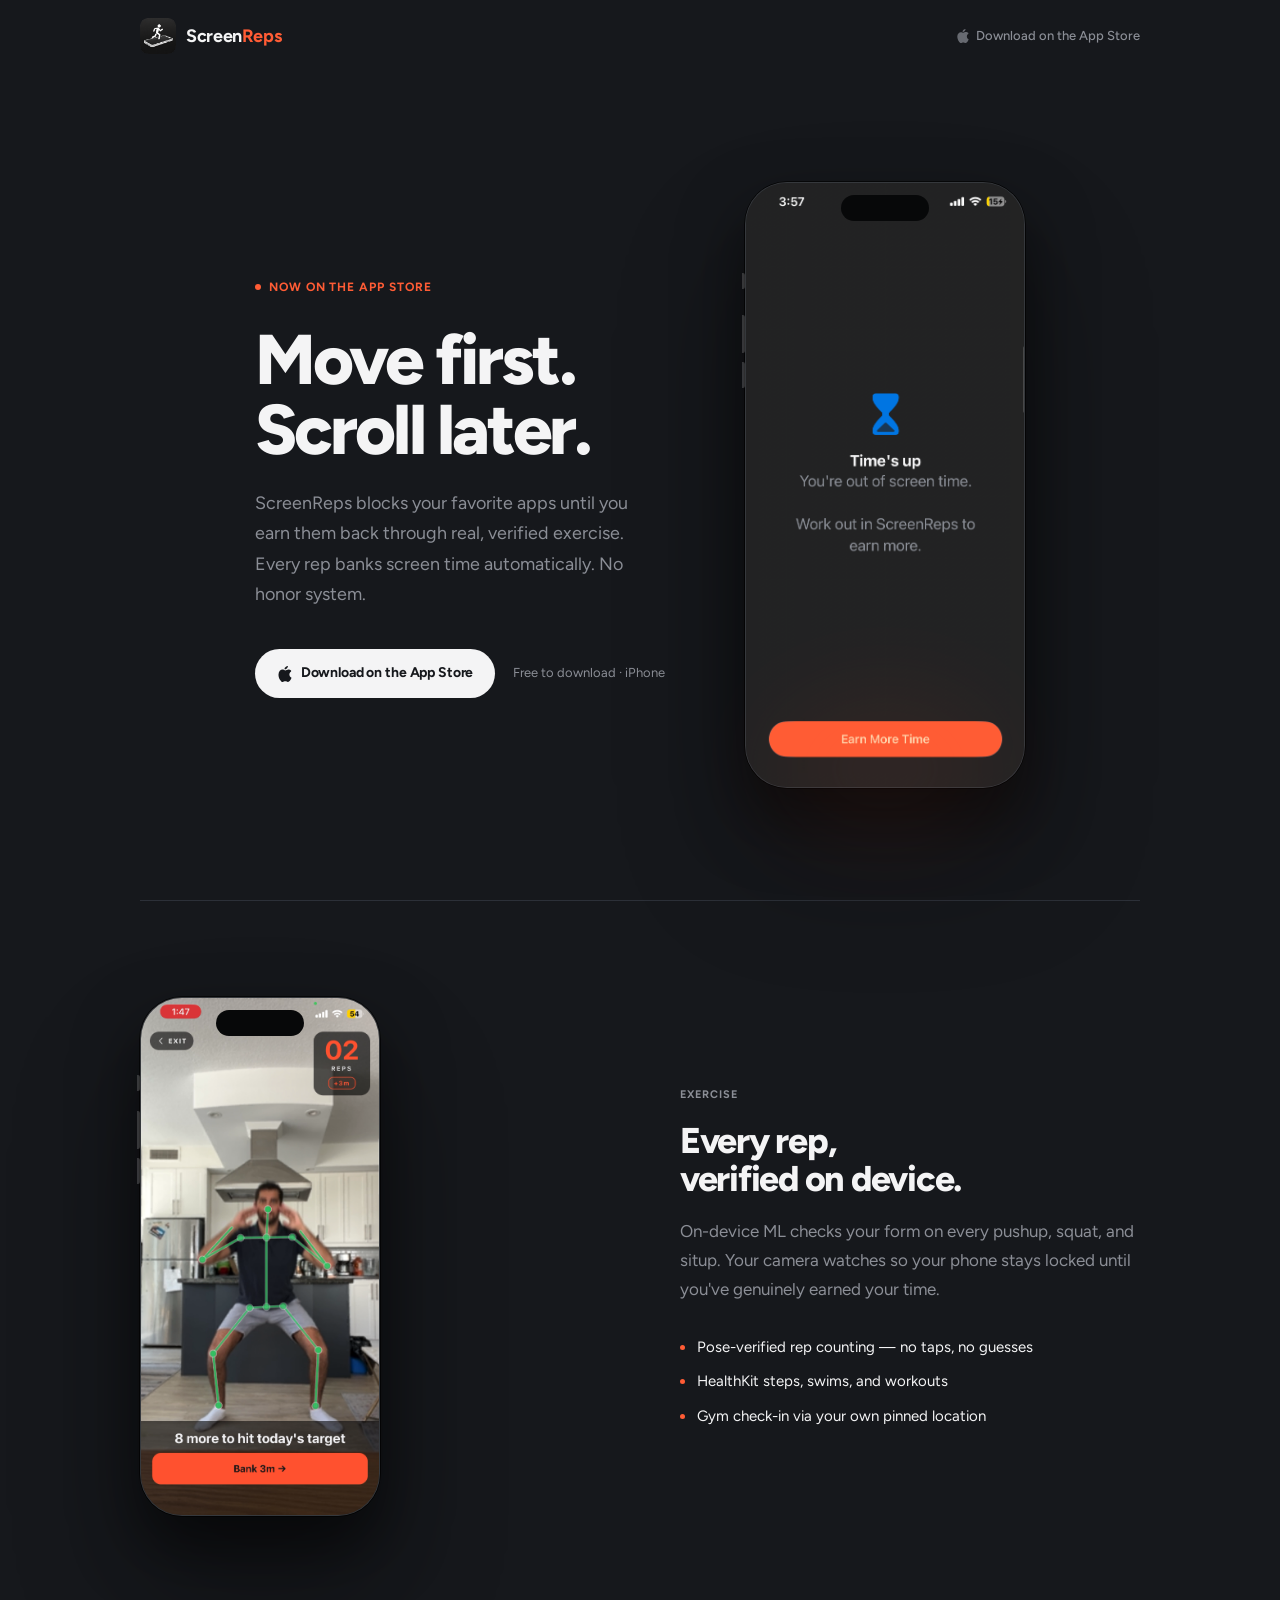
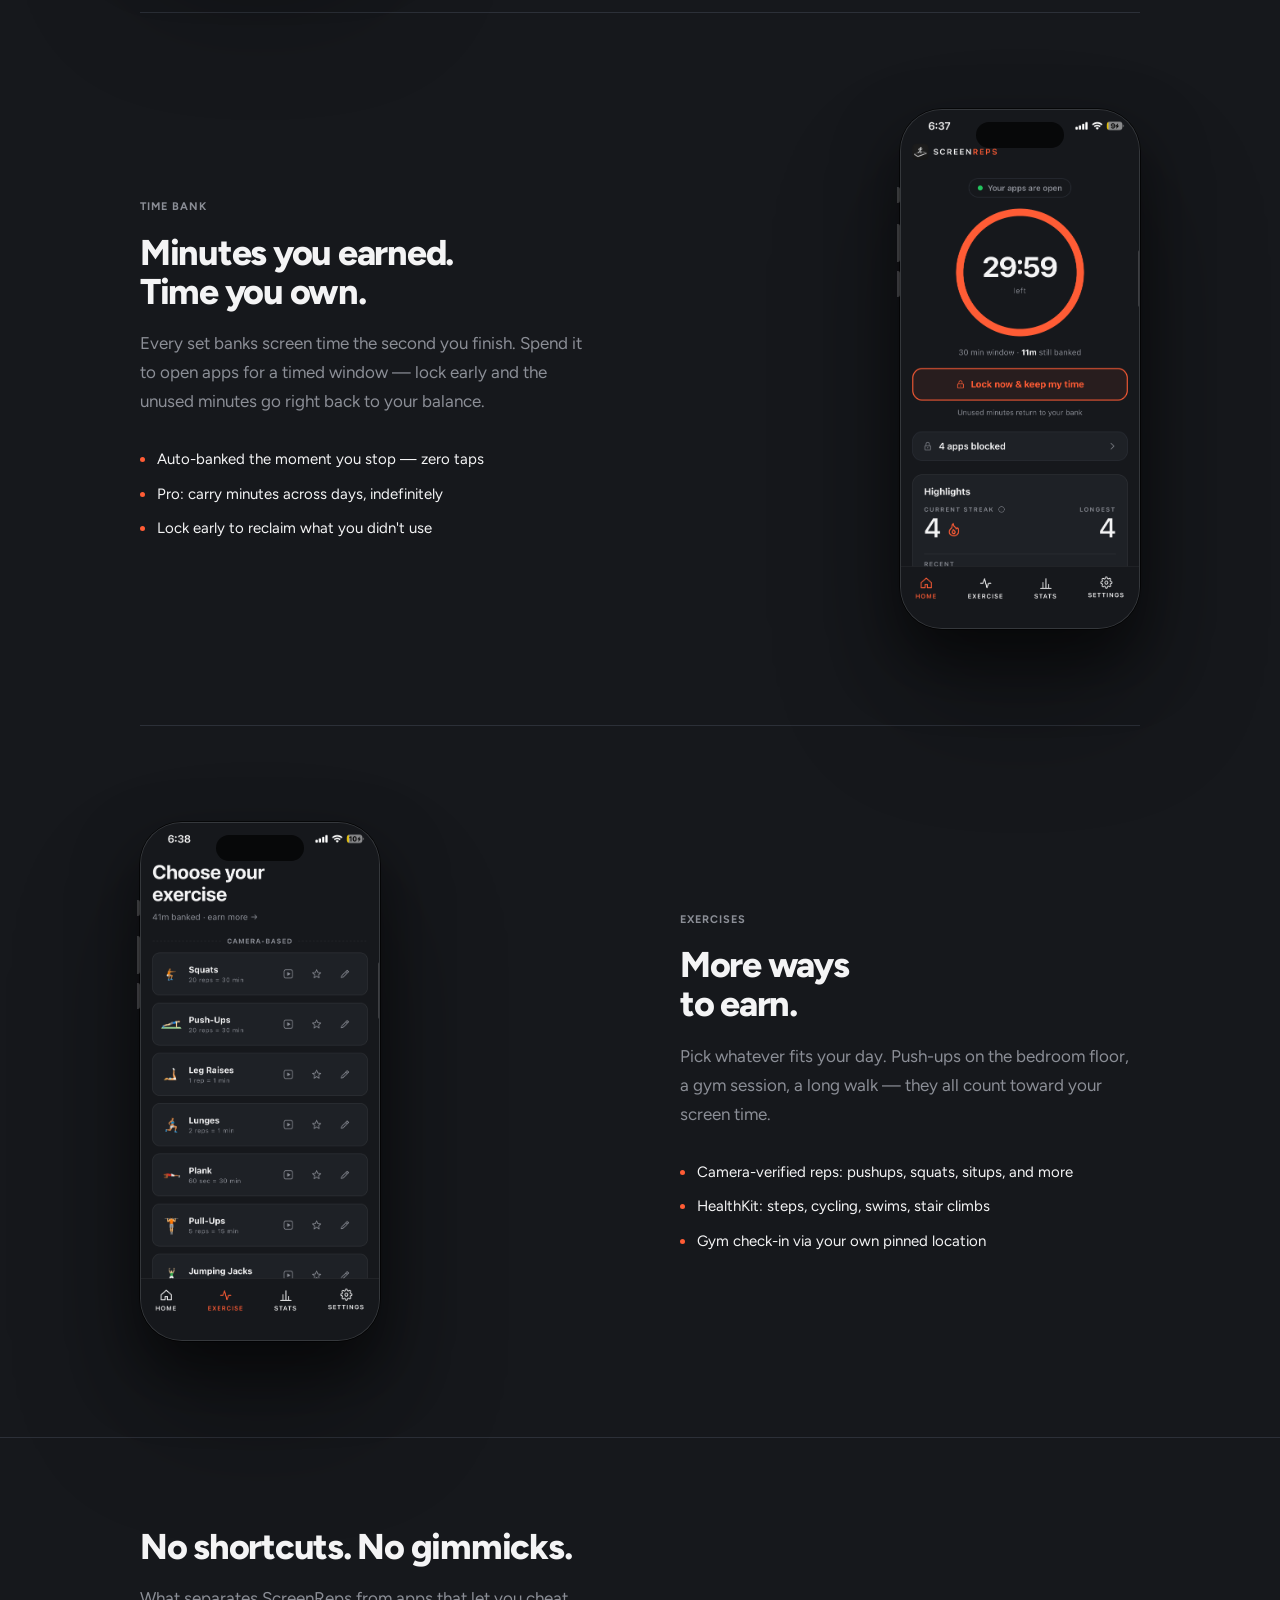
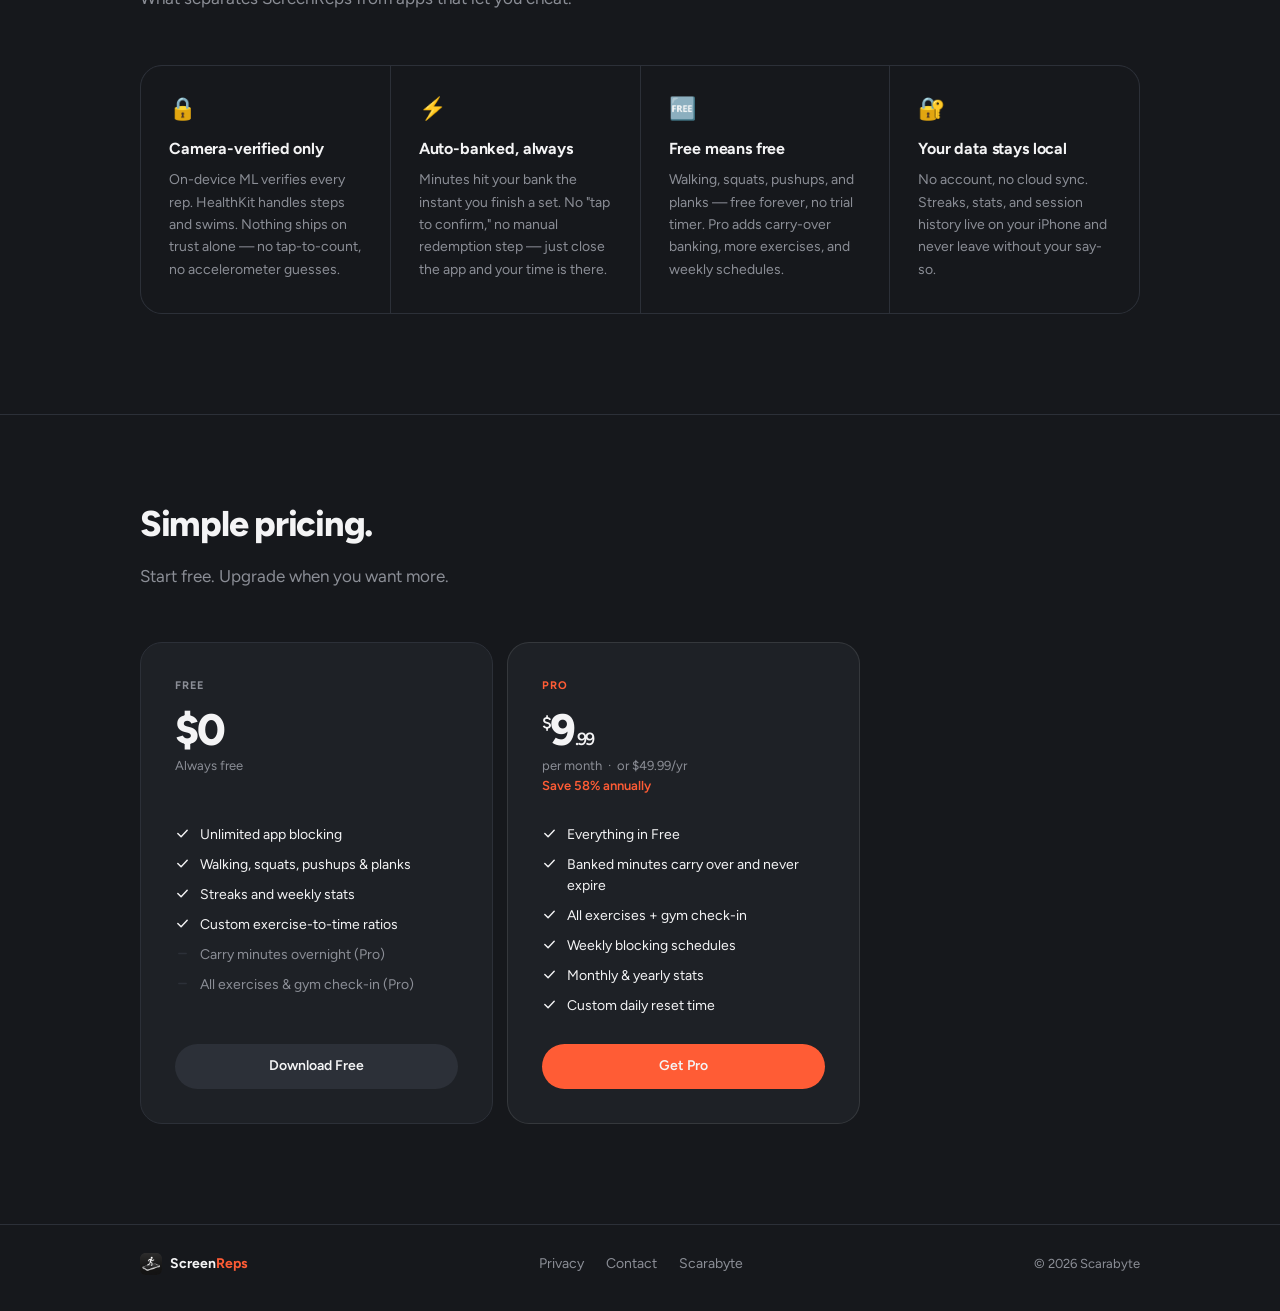
<file: index.html>
<!DOCTYPE html>
<html lang="en">
<head>
  <meta charset="UTF-8" />
  <meta name="viewport" content="width=device-width, initial-scale=1.0" />
  <title>ScreenReps — Move first. Scroll later.</title>
  <meta name="description" content="ScreenReps blocks your favorite apps until you complete real, camera-verified exercise. Auto-banked minutes. No honor system. Free on the App Store." />
  <meta property="og:title" content="ScreenReps — Move first. Scroll later." />
  <meta property="og:description" content="Earn your screen time through real exercise. Camera-verified reps. Auto-banked minutes. No honor system." />
  <meta property="og:type" content="website" />
  <meta property="og:url" content="https://screenreps.app" />
  <meta property="og:image" content="/icon.png" />
  <link rel="icon" type="image/png" href="/favicon.png" />
  <link rel="preconnect" href="https://fonts.googleapis.com" />
  <link rel="preconnect" href="https://fonts.gstatic.com" crossorigin />
  <link href="https://fonts.googleapis.com/css2?family=Figtree:ital,wght@0,300..900;1,300..900&display=swap" rel="stylesheet" />

  <style>
    /* ─── Tokens ──────────────────────────────────────────────────── */
    :root {
      --bg:     #16181C;
      --card:   #1E2126;
      --dim:    #2C3038;
      --fg:     #F4F4F5;
      --muted:  #8B8E96;
      --accent: #FF5C35;
      --ease-out: cubic-bezier(0.23, 1, 0.32, 1);
      --r-pill: 999px;
      --r-lg: 22px;
    }

    /* ─── Reset ───────────────────────────────────────────────────── */
    *, *::before, *::after { box-sizing: border-box; margin: 0; padding: 0; }
    html { scroll-behavior: smooth; }
    body {
      font-family: 'Figtree', -apple-system, BlinkMacSystemFont, sans-serif;
      background: var(--bg);
      color: var(--fg);
      line-height: 1.6;
      -webkit-font-smoothing: antialiased;
      -moz-osx-font-smoothing: grayscale;
      overflow-x: hidden;
    }
    a { color: inherit; text-decoration: none; }
    img { display: block; max-width: 100%; }
    ul { list-style: none; }

    /* ─── Wrap ────────────────────────────────────────────────────── */
    .wrap {
      max-width: 1080px;
      margin: 0 auto;
      padding: 0 40px;
    }

    /* ─── Nav ─────────────────────────────────────────────────────── */
    .nav {
      position: fixed;
      inset: 0 0 auto 0;
      z-index: 200;
      padding: 18px 0;
      border-bottom: 1px solid transparent;
      transition: background 300ms ease, border-color 300ms ease, backdrop-filter 300ms ease;
    }
    .nav.scrolled {
      background: rgba(22, 24, 28, 0.84);
      backdrop-filter: blur(24px) saturate(1.5);
      -webkit-backdrop-filter: blur(24px) saturate(1.5);
      border-color: var(--dim);
    }
    .nav-inner {
      display: flex;
      align-items: center;
      justify-content: space-between;
    }
    .nav-logo {
      display: flex;
      align-items: center;
      gap: 10px;
    }
    .nav-logo img { width: 36px; height: 36px; border-radius: 8px; }
    .nav-wordmark { font-size: 18px; font-weight: 700; letter-spacing: -0.02em; }
    .nav-right {
      display: flex;
      align-items: center;
      gap: 6px;
      font-size: 13px;
      color: var(--muted);
      font-weight: 500;
    }
    .nav-apple { width: 14px; height: 14px; fill: var(--muted); opacity: 0.7; }

    /* ─── Hero ────────────────────────────────────────────────────── */
    .hero {
      padding: 150px 0 80px;
      min-height: 100svh;
      display: flex;
      align-items: center;
    }
    .hero-inner {
      display: grid;
      grid-template-columns: 1fr auto;
      gap: 80px;
      align-items: center;
      width: 100%;
    }

    .hero-eyebrow {
      display: inline-flex;
      align-items: center;
      gap: 8px;
      font-size: 12px;
      font-weight: 700;
      letter-spacing: 0.08em;
      text-transform: uppercase;
      color: var(--accent);
      margin-bottom: 28px;
    }
    .eyebrow-dot {
      width: 6px;
      height: 6px;
      border-radius: 50%;
      background: var(--accent);
      animation: pulse 2.4s ease-in-out infinite;
    }
    @keyframes pulse {
      0%, 100% { opacity: 1; transform: scale(1); }
      50%       { opacity: 0.4; transform: scale(0.7); }
    }

    h1 {
      font-size: clamp(3.25rem, 5.5vw, 4.75rem);
      font-weight: 800;
      letter-spacing: -0.04em;
      line-height: 1.0;
      margin-bottom: 22px;
      text-wrap: balance;
    }
    .hero-sub {
      font-size: clamp(1rem, 1.4vw, 1.125rem);
      color: var(--muted);
      line-height: 1.7;
      max-width: 400px;
      margin-bottom: 40px;
    }
    .cta-row {
      display: flex;
      align-items: center;
      gap: 18px;
      flex-wrap: wrap;
    }
    .btn {
      display: inline-flex;
      align-items: center;
      gap: 8px;
      background: var(--fg);
      color: #16181C;
      padding: 13px 22px;
      border-radius: var(--r-pill);
      font-size: 14px;
      font-weight: 700;
      letter-spacing: -0.01em;
      cursor: pointer;
      transition: transform 120ms var(--ease-out), opacity 120ms ease;
    }
    .btn:hover { opacity: 0.92; }
    .btn:active { transform: scale(0.97); }
    .btn-apple { width: 16px; height: 16px; fill: #16181C; flex-shrink: 0; }
    .cta-note { font-size: 13px; color: var(--muted); }

    /* ─── Phone frame ─────────────────────────────────────────────── */
    .phone-wrap {
      position: relative;
      width: 280px;
      flex-shrink: 0;
    }
    .phone-wrap--sm { width: 240px; }

    /* Volume buttons (left side) */
    .phone-vol {
      position: absolute;
      left: -3px;
      top: 22%;
      display: flex;
      flex-direction: column;
      gap: 9px;
      z-index: 1;
    }
    .phone-vol span {
      display: block;
      width: 3px;
      background: rgba(255,255,255,0.17);
      border-radius: 0 2px 2px 0;
    }
    .phone-vol span:first-child { height: 38px; }
    .phone-vol span:last-child  { height: 26px; }
    /* Silent toggle */
    .phone-silent {
      position: absolute;
      left: -3px;
      top: 15%;
      width: 3px;
      height: 16px;
      background: rgba(255,255,255,0.17);
      border-radius: 0 2px 2px 0;
      z-index: 1;
    }

    .phone-body {
      width: 100%;
      aspect-ratio: 390 / 844;
      background: var(--card);
      border-radius: 42px;
      border: 1px solid rgba(255,255,255,0.1);
      box-shadow:
        0 0 0 0.75px rgba(0,0,0,0.9),
        inset 0 0 0 1px rgba(255,255,255,0.04),
        0 32px 64px rgba(0,0,0,0.55),
        0 72px 128px rgba(0,0,0,0.3);
      position: relative;
      overflow: hidden;
    }
    /* Dynamic Island */
    .phone-body::before {
      content: '';
      position: absolute;
      top: 12px;
      left: 50%;
      transform: translateX(-50%);
      width: 88px;
      height: 26px;
      background: #070809;
      border-radius: var(--r-pill);
      z-index: 10;
    }
    /* Power button (right side) */
    .phone-body::after {
      content: '';
      position: absolute;
      top: 27%;
      right: -2px;
      width: 3px;
      height: 11%;
      background: rgba(255,255,255,0.17);
      border-radius: 2px 0 0 2px;
    }

    .phone-screen {
      width: 100%;
      height: 100%;
      overflow: hidden;
    }
    .phone-screen img {
      width: 100%;
      height: 100%;
      object-fit: cover;
      object-position: top center;
      display: block;
    }

    /* Placeholder until real screenshots land */
    .phone-placeholder {
      width: 100%;
      height: 100%;
      display: flex;
      align-items: center;
      justify-content: center;
      background: var(--card);
    }
    .phone-placeholder img {
      width: 54px;
      height: 54px;
      border-radius: 12px;
      opacity: 0.4;
    }

    /* Ambient glow beneath hero phone */
    .hero .phone-wrap::after {
      content: '';
      position: absolute;
      bottom: -56px;
      left: 50%;
      transform: translateX(-50%);
      width: 230px;
      height: 150px;
      background: var(--accent);
      opacity: 0.065;
      border-radius: 50%;
      filter: blur(50px);
      pointer-events: none;
    }

    /* ─── Features ────────────────────────────────────────────────── */
    .feature {
      display: grid;
      grid-template-columns: 1fr 1fr;
      gap: 80px;
      align-items: center;
      padding: 96px 0;
      border-top: 1px solid var(--dim);
    }
    /* Swap columns without affecting text direction */
    .feature--flip { direction: rtl; }
    .feature--flip > * { direction: ltr; }

    .feat-tag {
      display: block;
      font-size: 11px;
      font-weight: 700;
      letter-spacing: 0.09em;
      text-transform: uppercase;
      color: var(--muted);
      margin-bottom: 18px;
    }
    .feat-h2 {
      font-size: clamp(1.875rem, 2.8vw, 2.625rem);
      font-weight: 780;
      letter-spacing: -0.035em;
      line-height: 1.08;
      margin-bottom: 18px;
      text-wrap: balance;
    }
    .feat-desc {
      font-size: 17px;
      color: var(--muted);
      line-height: 1.7;
      margin-bottom: 32px;
    }
    .feat-list { display: flex; flex-direction: column; gap: 12px; }
    .feat-list li {
      display: flex;
      align-items: flex-start;
      gap: 12px;
      font-size: 15px;
      line-height: 1.5;
    }
    .feat-list li::before {
      content: '';
      display: block;
      width: 5px;
      height: 5px;
      border-radius: 50%;
      background: var(--accent);
      margin-top: 9px;
      flex-shrink: 0;
    }

    /* ─── Diff strip ──────────────────────────────────────────────── */
    .diff {
      padding: 80px 0 100px;
      border-top: 1px solid var(--dim);
    }
    .diff-head { margin-bottom: 52px; }
    .diff-head h2 {
      font-size: clamp(1.875rem, 2.8vw, 2.375rem);
      font-weight: 780;
      letter-spacing: -0.035em;
      margin-bottom: 10px;
    }
    .diff-head p { font-size: 17px; color: var(--muted); }

    /* Grid with hairline dividers via gap + bg on parent */
    .diff-grid {
      display: grid;
      grid-template-columns: repeat(auto-fit, minmax(240px, 1fr));
      gap: 1px;
      background: var(--dim);
      border: 1px solid var(--dim);
      border-radius: var(--r-lg);
      overflow: hidden;
    }
    .diff-cell {
      background: var(--bg);
      padding: 32px 28px;
    }
    .diff-icon { font-size: 22px; margin-bottom: 16px; line-height: 1; }
    .diff-cell h3 {
      font-size: 16px;
      font-weight: 680;
      letter-spacing: -0.01em;
      margin-bottom: 8px;
    }
    .diff-cell p { font-size: 14px; color: var(--muted); line-height: 1.6; }

    /* ─── Pricing ─────────────────────────────────────────────────── */
    .pricing {
      padding: 80px 0 100px;
      border-top: 1px solid var(--dim);
    }
    .pricing-head { margin-bottom: 52px; }
    .pricing-head h2 {
      font-size: clamp(1.875rem, 2.8vw, 2.375rem);
      font-weight: 780;
      letter-spacing: -0.035em;
      margin-bottom: 10px;
    }
    .pricing-head p { font-size: 17px; color: var(--muted); }

    .plans {
      display: grid;
      grid-template-columns: 1fr 1fr;
      gap: 14px;
      max-width: 720px;
    }
    .plan {
      background: var(--card);
      border: 1px solid var(--dim);
      border-radius: var(--r-lg);
      padding: 34px;
      display: flex;
      flex-direction: column;
    }
    .plan--pro { border-color: rgba(255,255,255,0.1); }
    .plan-label {
      font-size: 11px;
      font-weight: 700;
      text-transform: uppercase;
      letter-spacing: 0.08em;
      color: var(--muted);
      margin-bottom: 14px;
    }
    .plan--pro .plan-label { color: var(--accent); }
    .plan-price {
      font-size: 2.75rem;
      font-weight: 800;
      letter-spacing: -0.04em;
      line-height: 1;
      margin-bottom: 4px;
    }
    .plan-price sup { font-size: 1.1rem; font-weight: 600; vertical-align: super; line-height: 0; }
    /* min-height keeps the feature lists starting at the same y in both cards
       (Pro's period block wraps to two lines) */
    .plan-period { font-size: 13px; color: var(--muted); margin-bottom: 28px; line-height: 1.5; min-height: 40px; }
    .plan-items { display: flex; flex-direction: column; gap: 9px; margin-bottom: 28px; }
    .plan-item {
      display: flex;
      align-items: flex-start;
      gap: 10px;
      font-size: 14px;
      line-height: 1.5;
    }
    .plan-item--off { color: var(--muted); }
    .plan-check { width: 15px; height: 15px; flex-shrink: 0; margin-top: 2px; }
    .plan-cta {
      display: block;
      margin-top: auto;
      text-align: center;
      padding: 11px 0;
      border-radius: var(--r-pill);
      font-size: 14px;
      font-weight: 600;
      background: var(--dim);
      color: var(--fg);
      cursor: pointer;
      transition: opacity 120ms ease, transform 120ms var(--ease-out);
    }
    .plan-cta:hover { opacity: 0.85; }
    .plan-cta:active { transform: scale(0.97); }
    .plan-cta--accent { background: var(--accent); color: var(--fg); }

    /* ─── Footer ──────────────────────────────────────────────────── */
    footer {
      border-top: 1px solid var(--dim);
      padding: 28px 0 36px;
    }
    .foot-inner {
      display: flex;
      align-items: center;
      justify-content: space-between;
      flex-wrap: wrap;
      gap: 14px 24px;
    }
    .foot-logo {
      display: flex;
      align-items: center;
      gap: 8px;
      font-size: 14px;
      font-weight: 680;
    }
    .foot-logo img { width: 22px; height: 22px; border-radius: 5px; }
    .foot-links { display: flex; gap: 22px; }
    .foot-links a { font-size: 14px; color: var(--muted); transition: color 180ms ease; }
    .foot-links a:hover { color: var(--fg); }
    .foot-copy { font-size: 13px; color: var(--muted); }

    /* ─── Scroll reveals ──────────────────────────────────────────── */
    /* Content visible by default; JS opt-in adds the hide/reveal behavior */
    .js [data-reveal] {
      opacity: 0;
      transform: translateY(18px);
      transition: opacity 580ms var(--ease-out), transform 580ms var(--ease-out);
    }
    .js [data-reveal].visible { opacity: 1; transform: none; }
    .js [data-reveal][data-d="1"] { transition-delay:  80ms; }
    .js [data-reveal][data-d="2"] { transition-delay: 160ms; }
    .js [data-reveal][data-d="3"] { transition-delay: 240ms; }
    .js [data-reveal][data-d="4"] { transition-delay: 320ms; }

    @media (prefers-reduced-motion: reduce) {
      .js [data-reveal] { transform: none; transition: opacity 380ms ease; }
      .eyebrow-dot { animation: none !important; }
    }

    /* ─── Responsive ──────────────────────────────────────────────── */
    @media (max-width: 860px) {
      .wrap { padding: 0 24px; }
      .hero { padding: 120px 0 64px; min-height: auto; }
      .hero-inner { grid-template-columns: 1fr; gap: 52px; text-align: center; }
      .hero-sub { margin-left: auto; margin-right: auto; }
      .cta-row { justify-content: center; }
      .hero .phone-wrap { margin: 0 auto; order: -1; }

      .feature { grid-template-columns: 1fr; gap: 44px; padding: 68px 0; }
      .feature--flip { direction: ltr; }
      .feature--flip .phone-wrap { order: -1; }
      .feature .phone-wrap { margin: 0 auto; }

      .plans { grid-template-columns: 1fr; max-width: 380px; }
    }
    @media (max-width: 540px) {
      h1 { letter-spacing: -0.03em; }
      .diff-grid { grid-template-columns: 1fr; }
      .foot-inner { flex-direction: column; align-items: flex-start; gap: 16px; }
    }
  </style>
</head>

<body>

<!-- ── Nav ──────────────────────────────────────────────────────── -->
<nav class="nav" id="nav" aria-label="Site navigation">
  <div class="wrap">
    <div class="nav-inner">
      <a href="/" class="nav-logo" aria-label="ScreenReps home">
        <img src="/icon.png" alt="" aria-hidden="true" />
        <span class="nav-wordmark">Screen<span style="color:var(--accent)">Reps</span></span>
      </a>
      <a class="nav-right" href="https://apps.apple.com/ca/app/screenreps/id6763800109" rel="noopener" style="color:var(--muted);transition:color 180ms ease;" onmouseover="this.style.color='var(--fg)'" onmouseout="this.style.color='var(--muted)'">
        <svg class="nav-apple" viewBox="0 0 814 1000" aria-hidden="true">
          <path d="M788.1 340.9c-5.8 4.5-108.2 62.2-108.2 190.5 0 148.4 130.3 200.9 134.2 202.2-.6 3.2-20.7 71.9-68.7 141.9-42.8 61.6-87.5 123.1-155.5 123.1s-85.5-39.5-164-39.5c-76 0-103.7 40.8-165.9 40.8s-105-57.8-155.5-127.4C46 790.7 0 663 0 541.8c0-207.1 130.3-316.6 254.2-316.6 73.4 0 134.3 48.3 179.7 48.3 43.5 0 111.8-51.4 194.7-51.4 31.6 0 108.2 5.1 166.5 68.9zm-252.6-205.7c31.4-37.5 53.9-90.5 53.9-143.5 0-7.7-.6-15.4-1.9-21.8C539.3 6.5 483 30.5 445 60.7c-35.1 27.5-68.3 70-68.3 126.8 0 8.3 1.3 16.7 1.9 19.3 3.2.6 8.4 1.3 13.6 1.3 49.7 0 103.1-22.6 134.3-72.9z"/>
        </svg>
        Download on the App Store
      </a>
    </div>
  </div>
</nav>

<main>

<!-- ── Hero ─────────────────────────────────────────────────────── -->
<section class="hero" aria-label="Introduction">
  <div class="wrap">
    <div class="hero-inner">

      <div class="hero-text">
        <div class="hero-eyebrow" data-reveal>
          <span class="eyebrow-dot" aria-hidden="true"></span>
          Now on the App Store
        </div>
        <h1 data-reveal data-d="1">Move first.<br>Scroll later.</h1>
        <p class="hero-sub" data-reveal data-d="2">
          ScreenReps blocks your favorite apps until you earn them back through real, verified exercise. Every rep banks screen time automatically. No honor system.
        </p>
        <div class="cta-row" data-reveal data-d="3">
          <a class="btn" href="https://apps.apple.com/ca/app/screenreps/id6763800109" rel="noopener" aria-label="Download ScreenReps on the App Store">
            <svg class="btn-apple" viewBox="0 0 814 1000" aria-hidden="true">
              <path d="M788.1 340.9c-5.8 4.5-108.2 62.2-108.2 190.5 0 148.4 130.3 200.9 134.2 202.2-.6 3.2-20.7 71.9-68.7 141.9-42.8 61.6-87.5 123.1-155.5 123.1s-85.5-39.5-164-39.5c-76 0-103.7 40.8-165.9 40.8s-105-57.8-155.5-127.4C46 790.7 0 663 0 541.8c0-207.1 130.3-316.6 254.2-316.6 73.4 0 134.3 48.3 179.7 48.3 43.5 0 111.8-51.4 194.7-51.4 31.6 0 108.2 5.1 166.5 68.9zm-252.6-205.7c31.4-37.5 53.9-90.5 53.9-143.5 0-7.7-.6-15.4-1.9-21.8C539.3 6.5 483 30.5 445 60.7c-35.1 27.5-68.3 70-68.3 126.8 0 8.3 1.3 16.7 1.9 19.3 3.2.6 8.4 1.3 13.6 1.3 49.7 0 103.1-22.6 134.3-72.9z"/>
            </svg>
            Download on the App Store
          </a>
          <span class="cta-note">Free to download · iPhone</span>
        </div>
      </div>

      <!-- Hero phone -->
      <div class="phone-wrap" data-reveal data-d="4" aria-hidden="true">
        <span class="phone-silent"></span>
        <div class="phone-vol"><span></span><span></span></div>
        <div class="phone-body">
          <div class="phone-screen">
            <img src="/screenshots/timesup.png" alt="ScreenReps blocked app screen — apps locked until you earn screen time" />
          </div>
        </div>
      </div>

    </div>
  </div>
</section>

<!-- ── Features ──────────────────────────────────────────────────── -->

<!-- Feature 1: Exercise -->
<section aria-labelledby="feat1-h">
  <div class="wrap">
    <div class="feature">
      <div class="phone-wrap phone-wrap--sm" data-reveal aria-hidden="true">
        <span class="phone-silent"></span>
        <div class="phone-vol"><span></span><span></span></div>
        <div class="phone-body">
          <div class="phone-screen">
            <img src="/screenshots/exercise.png" alt="Live squat session with green pose skeleton overlay confirming the rep" />
          </div>
        </div>
      </div>

      <div data-reveal data-d="1">
        <span class="feat-tag">Exercise</span>
        <h2 class="feat-h2" id="feat1-h">Every rep,<br>verified on device.</h2>
        <p class="feat-desc">
          On-device ML checks your form on every pushup, squat, and situp. Your camera watches so your phone stays locked until you've genuinely earned your time.
        </p>
        <ul class="feat-list">
          <li>Pose-verified rep counting — no taps, no guesses</li>
          <li>HealthKit steps, swims, and workouts</li>
          <li>Gym check-in via your own pinned location</li>
        </ul>
      </div>
    </div>
  </div>
</section>

<!-- Feature 2: Time bank (flipped) -->
<section aria-labelledby="feat2-h">
  <div class="wrap">
    <div class="feature feature--flip">
      <div class="phone-wrap phone-wrap--sm" data-reveal aria-hidden="true">
        <span class="phone-silent"></span>
        <div class="phone-vol"><span></span><span></span></div>
        <div class="phone-body">
          <div class="phone-screen">
            <img src="/screenshots/home.png" alt="ScreenReps home screen showing 30-minute unlock window with 11 minutes still banked" />
          </div>
        </div>
      </div>

      <div data-reveal data-d="1">
        <span class="feat-tag">Time bank</span>
        <h2 class="feat-h2" id="feat2-h">Minutes you earned.<br>Time you own.</h2>
        <p class="feat-desc">
          Every set banks screen time the second you finish. Spend it to open apps for a timed window — lock early and the unused minutes go right back to your balance.
        </p>
        <ul class="feat-list">
          <li>Auto-banked the moment you stop — zero taps</li>
          <li>Pro: carry minutes across days, indefinitely</li>
          <li>Lock early to reclaim what you didn't use</li>
        </ul>
      </div>
    </div>
  </div>
</section>

<!-- Feature 3: Streaks -->
<section aria-labelledby="feat3-h">
  <div class="wrap">
    <div class="feature">
      <div class="phone-wrap phone-wrap--sm" data-reveal aria-hidden="true">
        <span class="phone-silent"></span>
        <div class="phone-vol"><span></span><span></span></div>
        <div class="phone-body">
          <div class="phone-screen">
            <img src="/screenshots/exercises.png" alt="Exercise picker showing pushups, squats, situps, cycling, and more with 41 minutes banked" />
          </div>
        </div>
      </div>

      <div data-reveal data-d="1">
        <span class="feat-tag">Exercises</span>
        <h2 class="feat-h2" id="feat3-h">More ways<br>to earn.</h2>
        <p class="feat-desc">
          Pick whatever fits your day. Push-ups on the bedroom floor, a gym session, a long walk — they all count toward your screen time.
        </p>
        <ul class="feat-list">
          <li>Camera-verified reps: pushups, squats, situps, and more</li>
          <li>HealthKit: steps, cycling, swims, stair climbs</li>
          <li>Gym check-in via your own pinned location</li>
        </ul>
      </div>
    </div>
  </div>
</section>

<!-- ── Differentiators ────────────────────────────────────────────── -->
<section class="diff" aria-labelledby="diff-h">
  <div class="wrap">
    <div class="diff-head" data-reveal>
      <h2 id="diff-h">No shortcuts. No gimmicks.</h2>
      <p>What separates ScreenReps from apps that let you cheat.</p>
    </div>
    <div class="diff-grid">
      <div class="diff-cell" data-reveal>
        <div class="diff-icon" aria-hidden="true">🔒</div>
        <h3>Camera-verified only</h3>
        <p>On-device ML verifies every rep. HealthKit handles steps and swims. Nothing ships on trust alone — no tap-to-count, no accelerometer guesses.</p>
      </div>
      <div class="diff-cell" data-reveal data-d="1">
        <div class="diff-icon" aria-hidden="true">⚡</div>
        <h3>Auto-banked, always</h3>
        <p>Minutes hit your bank the instant you finish a set. No "tap to confirm," no manual redemption step — just close the app and your time is there.</p>
      </div>
      <div class="diff-cell" data-reveal data-d="2">
        <div class="diff-icon" aria-hidden="true">🆓</div>
        <h3>Free means free</h3>
        <p>Walking, squats, pushups, and planks — free forever, no trial timer. Pro adds carry-over banking, more exercises, and weekly schedules.</p>
      </div>
      <div class="diff-cell" data-reveal data-d="3">
        <div class="diff-icon" aria-hidden="true">🔐</div>
        <h3>Your data stays local</h3>
        <p>No account, no cloud sync. Streaks, stats, and session history live on your iPhone and never leave without your say-so.</p>
      </div>
    </div>
  </div>
</section>

<!-- ── Pricing ─────────────────────────────────────────────────────── -->
<section class="pricing" aria-labelledby="pricing-h">
  <div class="wrap">
    <div class="pricing-head" data-reveal>
      <h2 id="pricing-h">Simple pricing.</h2>
      <p>Start free. Upgrade when you want more.</p>
    </div>
    <div class="plans">

      <!-- Free tier -->
      <div class="plan" data-reveal>
        <div class="plan-label">Free</div>
        <div class="plan-price">$0</div>
        <div class="plan-period">Always free</div>
        <ul class="plan-items">
          <li class="plan-item">
            <svg class="plan-check" viewBox="0 0 16 16" fill="none" aria-hidden="true">
              <path d="M3 8l3.5 3.5L13 4.5" stroke="var(--fg)" stroke-width="1.5" stroke-linecap="round" stroke-linejoin="round"/>
            </svg>Unlimited app blocking
          </li>
          <li class="plan-item">
            <svg class="plan-check" viewBox="0 0 16 16" fill="none" aria-hidden="true">
              <path d="M3 8l3.5 3.5L13 4.5" stroke="var(--fg)" stroke-width="1.5" stroke-linecap="round" stroke-linejoin="round"/>
            </svg>Walking, squats, pushups &amp; planks
          </li>
          <li class="plan-item">
            <svg class="plan-check" viewBox="0 0 16 16" fill="none" aria-hidden="true">
              <path d="M3 8l3.5 3.5L13 4.5" stroke="var(--fg)" stroke-width="1.5" stroke-linecap="round" stroke-linejoin="round"/>
            </svg>Streaks and weekly stats
          </li>
          <li class="plan-item">
            <svg class="plan-check" viewBox="0 0 16 16" fill="none" aria-hidden="true">
              <path d="M3 8l3.5 3.5L13 4.5" stroke="var(--fg)" stroke-width="1.5" stroke-linecap="round" stroke-linejoin="round"/>
            </svg>Custom exercise-to-time ratios
          </li>
          <li class="plan-item plan-item--off">
            <svg class="plan-check" viewBox="0 0 16 16" fill="none" aria-hidden="true">
              <path d="M4 8h8" stroke="var(--dim)" stroke-width="1.5" stroke-linecap="round"/>
            </svg>Carry minutes overnight (Pro)
          </li>
          <li class="plan-item plan-item--off">
            <svg class="plan-check" viewBox="0 0 16 16" fill="none" aria-hidden="true">
              <path d="M4 8h8" stroke="var(--dim)" stroke-width="1.5" stroke-linecap="round"/>
            </svg>All exercises &amp; gym check-in (Pro)
          </li>
        </ul>
        <a class="plan-cta" href="https://apps.apple.com/ca/app/screenreps/id6763800109" rel="noopener">Download Free</a>
      </div>

      <!-- Pro tier -->
      <div class="plan plan--pro" data-reveal data-d="1">
        <div class="plan-label">Pro</div>
        <div class="plan-price"><sup>$</sup>9<span style="font-size:1.1rem;font-weight:600">.99</span></div>
        <div class="plan-period">per month &nbsp;·&nbsp; or $49.99/yr<br><span style="color:var(--accent);font-weight:600">Save 58% annually</span></div>
        <ul class="plan-items">
          <li class="plan-item">
            <svg class="plan-check" viewBox="0 0 16 16" fill="none" aria-hidden="true">
              <path d="M3 8l3.5 3.5L13 4.5" stroke="var(--fg)" stroke-width="1.5" stroke-linecap="round" stroke-linejoin="round"/>
            </svg>Everything in Free
          </li>
          <li class="plan-item">
            <svg class="plan-check" viewBox="0 0 16 16" fill="none" aria-hidden="true">
              <path d="M3 8l3.5 3.5L13 4.5" stroke="var(--fg)" stroke-width="1.5" stroke-linecap="round" stroke-linejoin="round"/>
            </svg>Banked minutes carry over and never expire
          </li>
          <li class="plan-item">
            <svg class="plan-check" viewBox="0 0 16 16" fill="none" aria-hidden="true">
              <path d="M3 8l3.5 3.5L13 4.5" stroke="var(--fg)" stroke-width="1.5" stroke-linecap="round" stroke-linejoin="round"/>
            </svg>All exercises + gym check-in
          </li>
          <li class="plan-item">
            <svg class="plan-check" viewBox="0 0 16 16" fill="none" aria-hidden="true">
              <path d="M3 8l3.5 3.5L13 4.5" stroke="var(--fg)" stroke-width="1.5" stroke-linecap="round" stroke-linejoin="round"/>
            </svg>Weekly blocking schedules
          </li>
          <li class="plan-item">
            <svg class="plan-check" viewBox="0 0 16 16" fill="none" aria-hidden="true">
              <path d="M3 8l3.5 3.5L13 4.5" stroke="var(--fg)" stroke-width="1.5" stroke-linecap="round" stroke-linejoin="round"/>
            </svg>Monthly &amp; yearly stats
          </li>
          <li class="plan-item">
            <svg class="plan-check" viewBox="0 0 16 16" fill="none" aria-hidden="true">
              <path d="M3 8l3.5 3.5L13 4.5" stroke="var(--fg)" stroke-width="1.5" stroke-linecap="round" stroke-linejoin="round"/>
            </svg>Custom daily reset time
          </li>
        </ul>
        <a class="plan-cta plan-cta--accent" href="https://apps.apple.com/ca/app/screenreps/id6763800109" rel="noopener">Get Pro</a>
      </div>
    </div>
  </div>
</section>

</main>

<!-- ── Footer ────────────────────────────────────────────────────── -->
<footer>
  <div class="wrap">
    <div class="foot-inner">
      <div class="foot-logo">
        <img src="/icon.png" alt="" aria-hidden="true" />
        <span>Screen<span style="color:var(--accent)">Reps</span></span>
      </div>
      <nav class="foot-links" aria-label="Footer links">
        <a href="/privacy">Privacy</a>
        <a href="mailto:hello@screenreps.app">Contact</a>
        <a href="https://scarabyte.app" rel="noopener">Scarabyte</a>
      </nav>
      <span class="foot-copy">© 2026 Scarabyte</span>
    </div>
  </div>
</footer>

<script>
  /* Add .js to html — keeps content visible without JS, adds reveals with it */
  document.documentElement.classList.add('js');

  /* Nav frosted glass on scroll */
  const nav = document.getElementById('nav');
  const tick = () => nav.classList.toggle('scrolled', window.scrollY > 20);
  window.addEventListener('scroll', tick, { passive: true });
  tick();

  /* Hero elements: stagger in on load with setTimeout; keep them out of IO */
  const heroEls = new Set(document.querySelectorAll('.hero [data-reveal]'));
  heroEls.forEach((el, i) => {
    // delay based on data-d attribute (0,1,2,3,4) so CSS transition-delay stacks
    const base = 80;
    setTimeout(() => el.classList.add('visible'), base + i * 90);
  });

  /* Scroll-reveal: one-shot IntersectionObserver — skip hero elements */
  const io = new IntersectionObserver((entries) => {
    entries.forEach(e => {
      if (!e.isIntersecting) return;
      e.target.classList.add('visible');
      io.unobserve(e.target);
    });
  }, { threshold: 0.12, rootMargin: '0px 0px -52px 0px' });

  document.querySelectorAll('[data-reveal]').forEach(el => {
    if (!heroEls.has(el)) io.observe(el);
  });
</script>

</body>
</html>
</file>
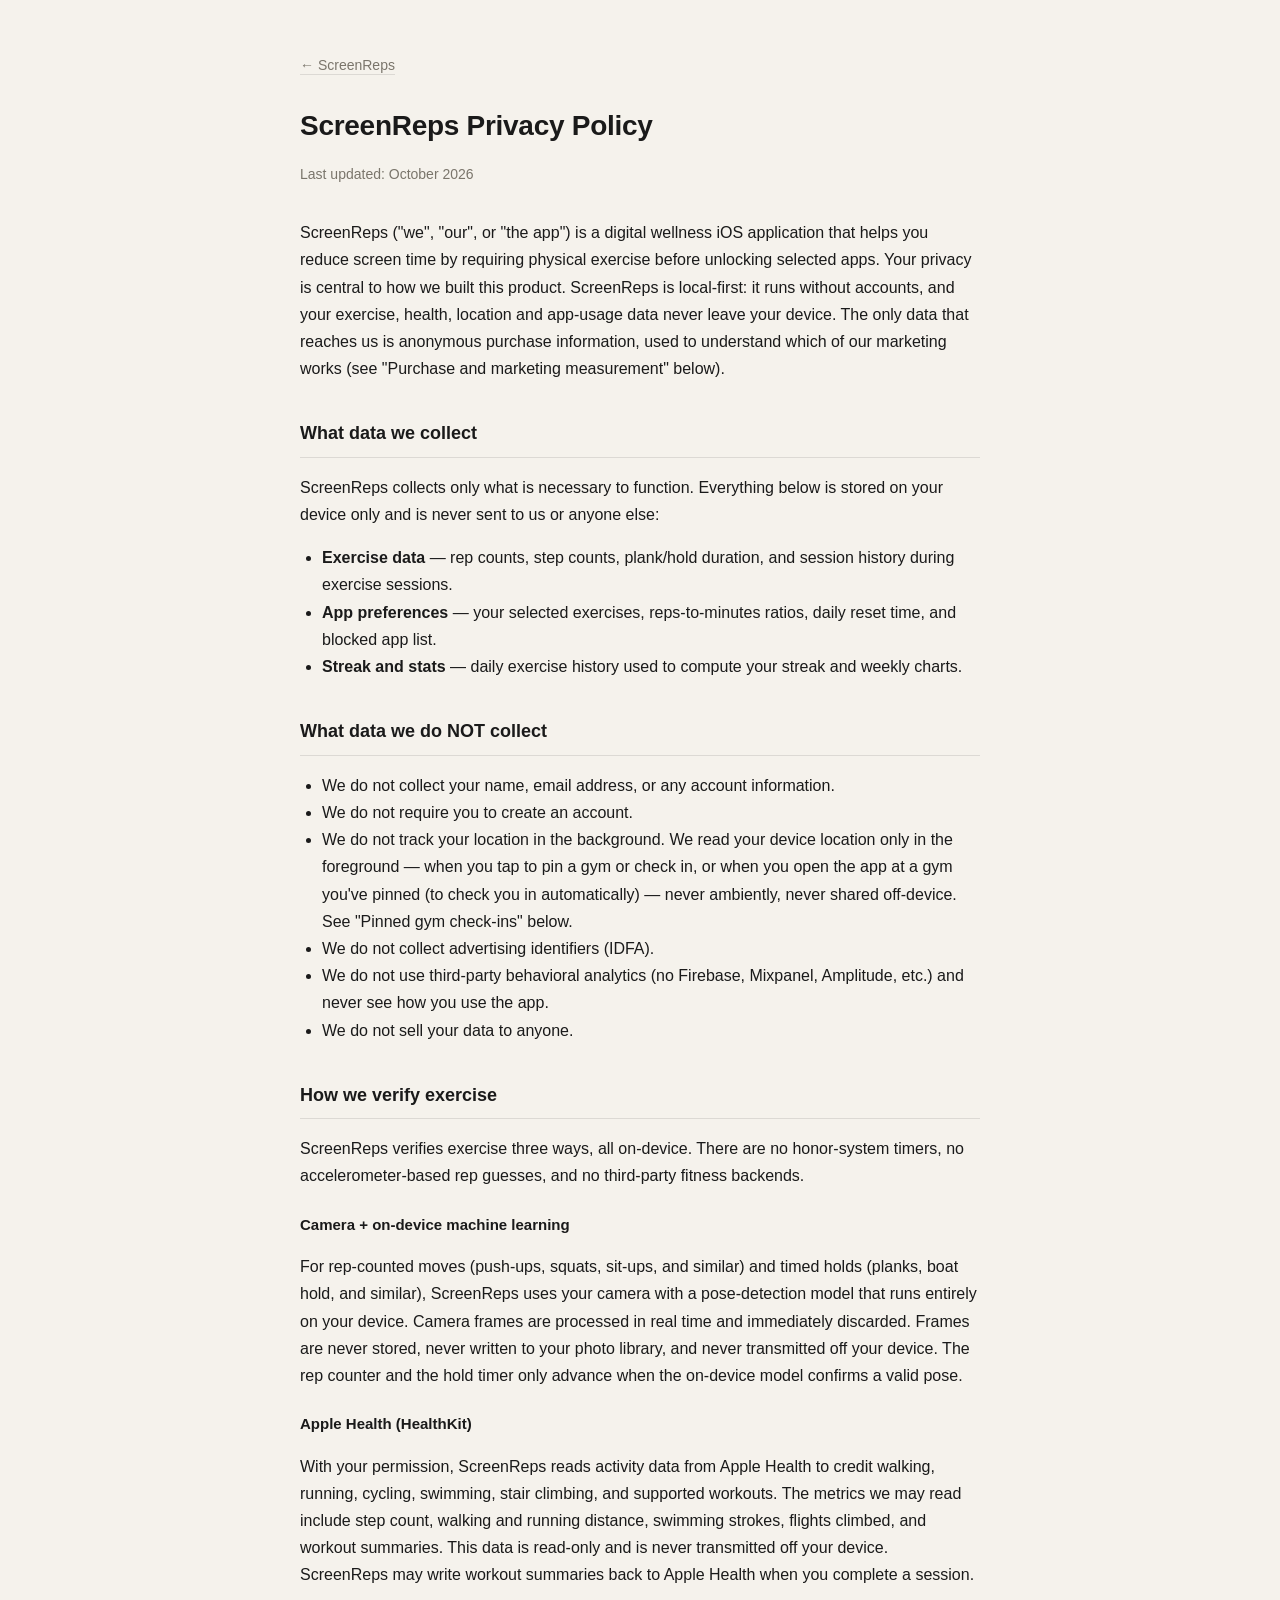
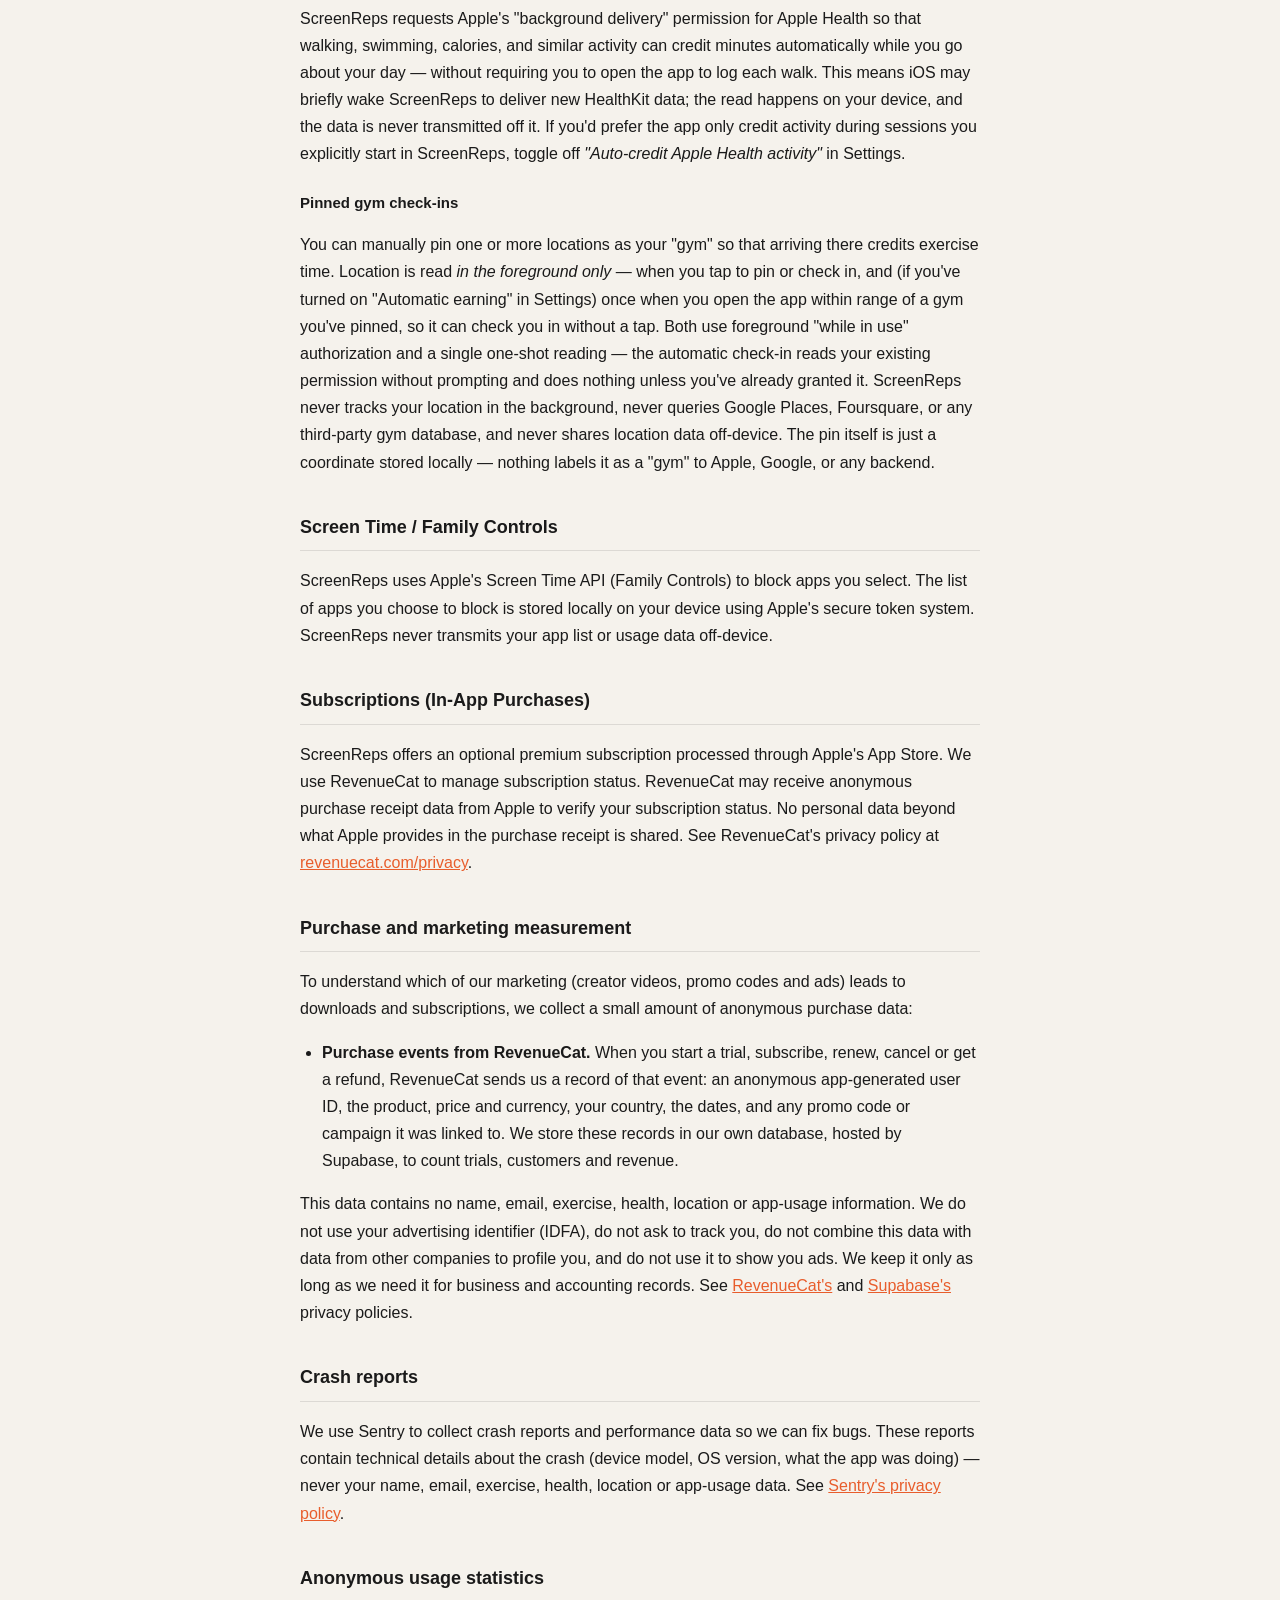
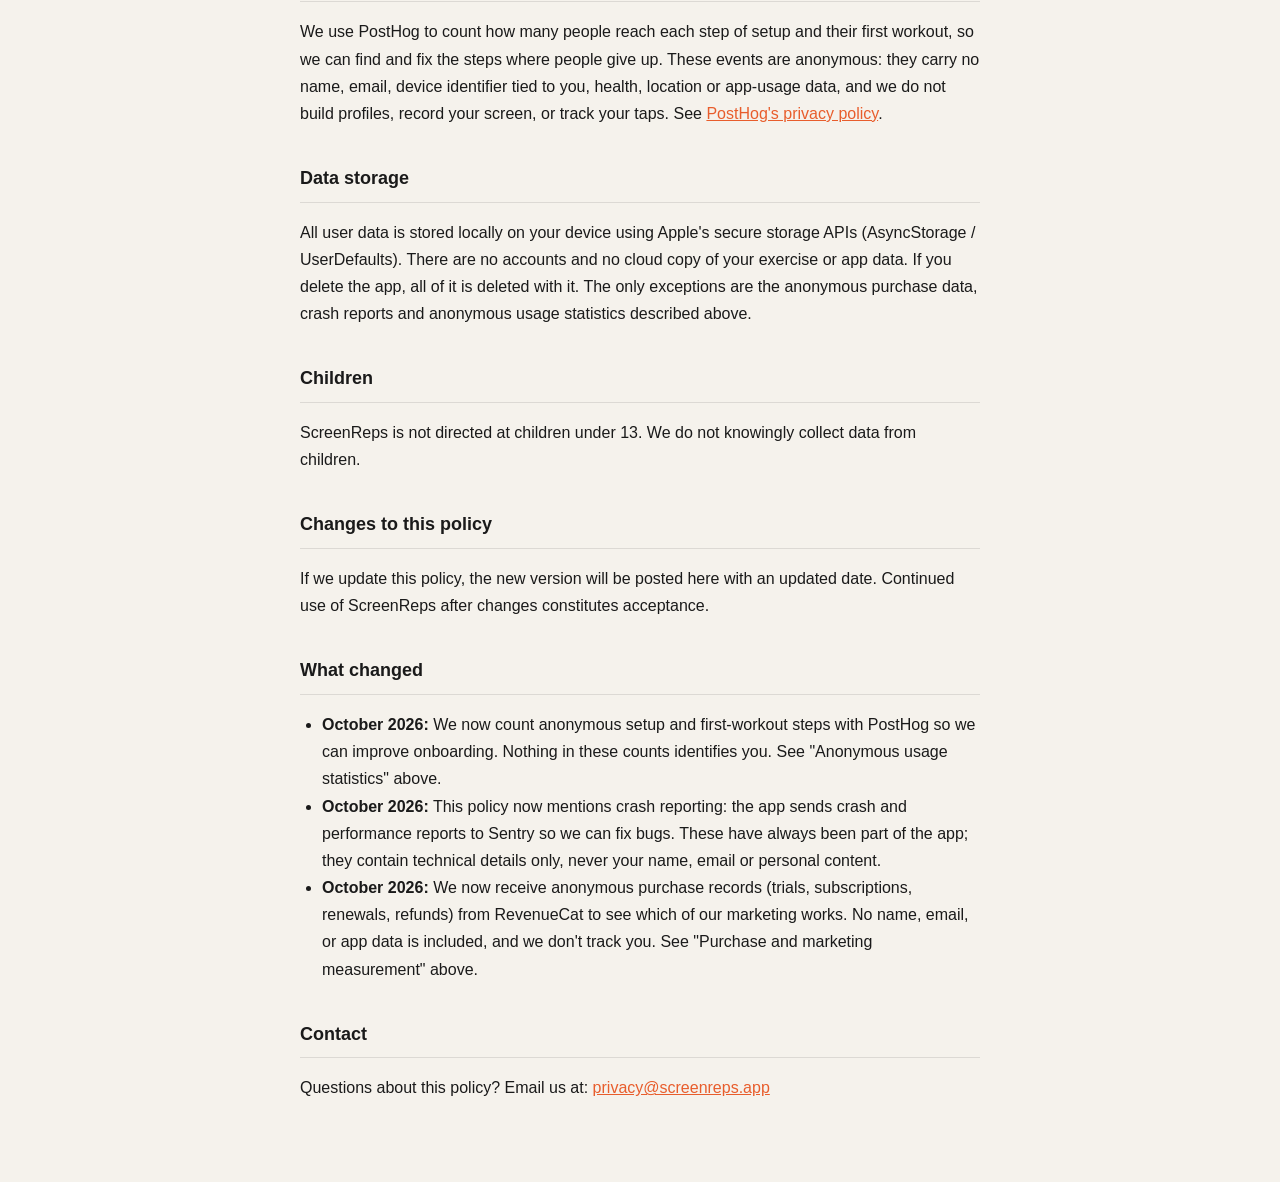
<file: privacy.html>
<!DOCTYPE html>
<html lang="en">
<head>
  <meta charset="UTF-8" />
  <meta name="viewport" content="width=device-width, initial-scale=1.0" />
  <title>ScreenReps — Privacy Policy</title>
  <meta name="description" content="ScreenReps privacy policy. Local-first, no accounts, no tracking, no analytics." />
  <link rel="icon" type="image/png" href="/favicon.png" />
  <style>
    body {
      font-family: -apple-system, BlinkMacSystemFont, "Segoe UI", Roboto, sans-serif;
      max-width: 680px;
      margin: 0 auto;
      padding: 40px 24px 64px;
      background: #F5F2EC;
      color: #1A1A1A;
      line-height: 1.7;
    }
    h1 { font-size: 28px; margin-bottom: 4px; letter-spacing: -0.01em; }
    h2 { font-size: 18px; margin-top: 36px; border-bottom: 1px solid rgba(0,0,0,0.10); padding-bottom: 8px; }
    h3 { font-size: 15px; margin-top: 22px; margin-bottom: 4px; }
    .updated { color: #7A756B; font-size: 14px; margin-bottom: 32px; }
    a { color: #E85D2C; }
    ul { padding-left: 22px; }
    .nav { font-size: 14px; margin-bottom: 24px; }
    .nav a { color: #7A756B; text-decoration: none; border-bottom: 1px solid rgba(0,0,0,0.10); padding-bottom: 1px; }
    .nav a:hover { color: #1A1A1A; }
  </style>
</head>
<body>

<p class="nav"><a href="/">← ScreenReps</a></p>

<h1>ScreenReps Privacy Policy</h1>
<p class="updated">Last updated: October 2026</p>

<p>
  ScreenReps ("we", "our", or "the app") is a digital wellness iOS application that
  helps you reduce screen time by requiring physical exercise before unlocking
  selected apps. Your privacy is central to how we built this product. ScreenReps
  is local-first: it runs without accounts, and your exercise, health, location and
  app-usage data never leave your device. The only data that reaches us is anonymous
  purchase information, used to understand which of our marketing works
  (see "Purchase and marketing measurement" below).
</p>

<h2>What data we collect</h2>
<p>ScreenReps collects only what is necessary to function. Everything below is stored on your device only and is never sent to us or anyone else:</p>
<ul>
  <li><strong>Exercise data</strong> — rep counts, step counts, plank/hold duration, and session history during exercise sessions.</li>
  <li><strong>App preferences</strong> — your selected exercises, reps-to-minutes ratios, daily reset time, and blocked app list.</li>
  <li><strong>Streak and stats</strong> — daily exercise history used to compute your streak and weekly charts.</li>
</ul>

<h2>What data we do NOT collect</h2>
<ul>
  <li>We do not collect your name, email address, or any account information.</li>
  <li>We do not require you to create an account.</li>
  <li>We do not track your location in the background. We read your device location only in the foreground — when you tap to pin a gym or check in, or when you open the app at a gym you've pinned (to check you in automatically) — never ambiently, never shared off-device. See "Pinned gym check-ins" below.</li>
  <li>We do not collect advertising identifiers (IDFA).</li>
  <li>We do not use third-party behavioral analytics (no Firebase, Mixpanel, Amplitude, etc.) and never see how you use the app.</li>
  <li>We do not sell your data to anyone.</li>
</ul>

<h2>How we verify exercise</h2>
<p>
  ScreenReps verifies exercise three ways, all on-device. There are no honor-system
  timers, no accelerometer-based rep guesses, and no third-party fitness backends.
</p>

<h3>Camera + on-device machine learning</h3>
<p>
  For rep-counted moves (push-ups, squats, sit-ups, and similar) and timed holds
  (planks, boat hold, and similar), ScreenReps uses your camera with a pose-detection
  model that runs entirely on your device. Camera frames are processed in real time
  and immediately discarded. Frames are never stored, never written to your photo
  library, and never transmitted off your device. The rep counter and the hold timer
  only advance when the on-device model confirms a valid pose.
</p>

<h3>Apple Health (HealthKit)</h3>
<p>
  With your permission, ScreenReps reads activity data from Apple Health to credit
  walking, running, cycling, swimming, stair climbing, and supported workouts. The
  metrics we may read include step count, walking and running distance, swimming
  strokes, flights climbed, and workout summaries. This data is read-only and is
  never transmitted off your device. ScreenReps may write workout summaries back to
  Apple Health when you complete a session.
</p>
<p>
  ScreenReps requests Apple's "background delivery" permission for Apple Health so
  that walking, swimming, calories, and similar activity can credit minutes
  automatically while you go about your day — without requiring you to open the
  app to log each walk. This means iOS may briefly wake ScreenReps to deliver new
  HealthKit data; the read happens on your device, and the data is never
  transmitted off it. If you'd prefer the app only credit activity during sessions
  you explicitly start in ScreenReps, toggle off <em>"Auto-credit Apple Health
  activity"</em> in Settings.
</p>

<h3>Pinned gym check-ins</h3>
<p>
  You can manually pin one or more locations as your "gym" so that arriving there
  credits exercise time. Location is read <em>in the foreground only</em> — when
  you tap to pin or check in, and (if you've turned on "Automatic earning" in
  Settings) once when you open the app within range of a gym you've pinned, so it
  can check you in without a tap. Both use foreground "while in use" authorization
  and a single one-shot reading — the automatic check-in reads your existing
  permission without prompting and does nothing unless you've already granted it.
  ScreenReps never tracks your location in the background, never queries Google
  Places, Foursquare, or any third-party gym database, and never shares location
  data off-device. The pin itself is just a coordinate stored locally — nothing
  labels it as a "gym" to Apple, Google, or any backend.
</p>

<h2>Screen Time / Family Controls</h2>
<p>
  ScreenReps uses Apple's Screen Time API (Family Controls) to block apps you
  select. The list of apps you choose to block is stored locally on your device
  using Apple's secure token system. ScreenReps never transmits your app list or
  usage data off-device.
</p>

<h2>Subscriptions (In-App Purchases)</h2>
<p>
  ScreenReps offers an optional premium subscription processed through Apple's
  App Store. We use RevenueCat to manage subscription status. RevenueCat may
  receive anonymous purchase receipt data from Apple to verify your subscription
  status. No personal data beyond what Apple provides in the purchase receipt is
  shared. See RevenueCat's privacy policy at
  <a href="https://www.revenuecat.com/privacy">revenuecat.com/privacy</a>.
</p>

<h2>Purchase and marketing measurement</h2>
<p>
  To understand which of our marketing (creator videos, promo codes and ads) leads to
  downloads and subscriptions, we collect a small amount of anonymous purchase data:
</p>
<ul>
  <li><strong>Purchase events from RevenueCat.</strong> When you start a trial, subscribe,
    renew, cancel or get a refund, RevenueCat sends us a record of that event: an anonymous
    app-generated user ID, the product, price and currency, your country, the dates, and any
    promo code or campaign it was linked to. We store these records in our own database,
    hosted by Supabase, to count trials, customers and revenue.</li>
</ul>
<p>
  This data contains no name, email, exercise, health, location or app-usage information.
  We do not use your advertising identifier (IDFA), do not ask to track you, do not combine
  this data with data from other companies to profile you, and do not use it to show you ads.
  We keep it only as long as we need it for business and accounting records. See
  <a href="https://www.revenuecat.com/privacy">RevenueCat's</a> and
  <a href="https://supabase.com/privacy">Supabase's</a> privacy policies.
</p>

<h2>Crash reports</h2>
<p>
  We use Sentry to collect crash reports and performance data so we can fix bugs. These
  reports contain technical details about the crash (device model, OS version, what the app
  was doing) — never your name, email, exercise, health, location or app-usage data. See
  <a href="https://sentry.io/privacy/">Sentry's privacy policy</a>.
</p>

<h2>Anonymous usage statistics</h2>
<p>
  We use PostHog to count how many people reach each step of setup and their first
  workout, so we can find and fix the steps where people give up. These events are
  anonymous: they carry no name, email, device identifier tied to you, health, location or
  app-usage data, and we do not build profiles, record your screen, or track your taps.
  See <a href="https://posthog.com/privacy">PostHog's privacy policy</a>.
</p>

<h2>Data storage</h2>
<p>
  All user data is stored locally on your device using Apple's secure storage
  APIs (AsyncStorage / UserDefaults). There are no accounts and no cloud copy of
  your exercise or app data. If you delete the app, all of it is deleted with it. The
  only exceptions are the anonymous purchase data, crash reports and anonymous usage statistics described above.
</p>

<h2>Children</h2>
<p>
  ScreenReps is not directed at children under 13. We do not knowingly collect
  data from children.
</p>

<h2>Changes to this policy</h2>
<p>
  If we update this policy, the new version will be posted here with an updated
  date. Continued use of ScreenReps after changes constitutes acceptance.
</p>

<h2>What changed</h2>
<ul>
  <li><strong>October 2026:</strong> We now count anonymous setup and first-workout steps with PostHog so we can improve onboarding. Nothing in these counts identifies you. See "Anonymous usage statistics" above.</li>
  <li><strong>October 2026:</strong> This policy now mentions crash reporting: the app sends crash and performance reports to Sentry so we can fix bugs. These have always been part of the app; they contain technical details only, never your name, email or personal content.</li>
  <li><strong>October 2026:</strong> We now receive anonymous purchase records (trials, subscriptions, renewals, refunds) from RevenueCat to see which of our marketing works. No name, email, or app data is included, and we don't track you. See "Purchase and marketing measurement" above.</li>
</ul>

<h2>Contact</h2>
<p>
  Questions about this policy? Email us at:
  <a href="mailto:privacy@screenreps.app">privacy@screenreps.app</a>
</p>

</body>
</html>
</file>
